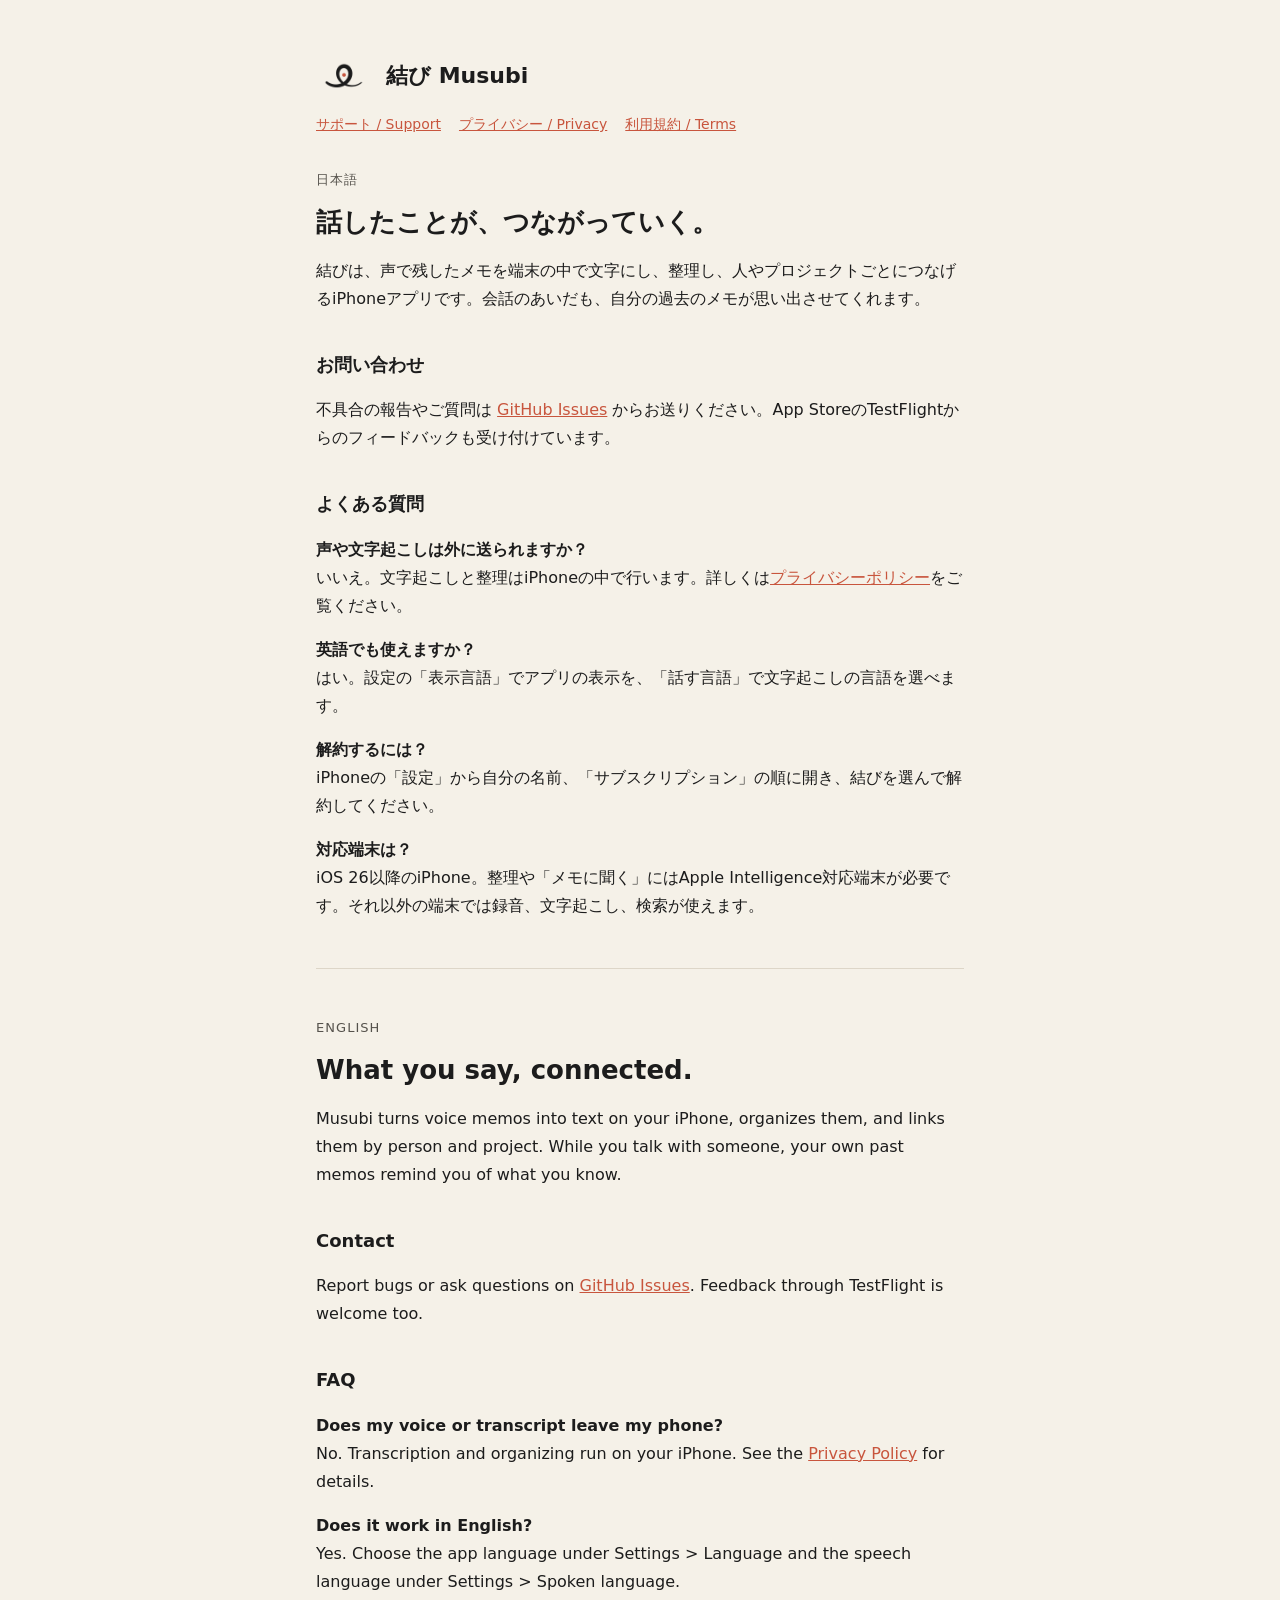
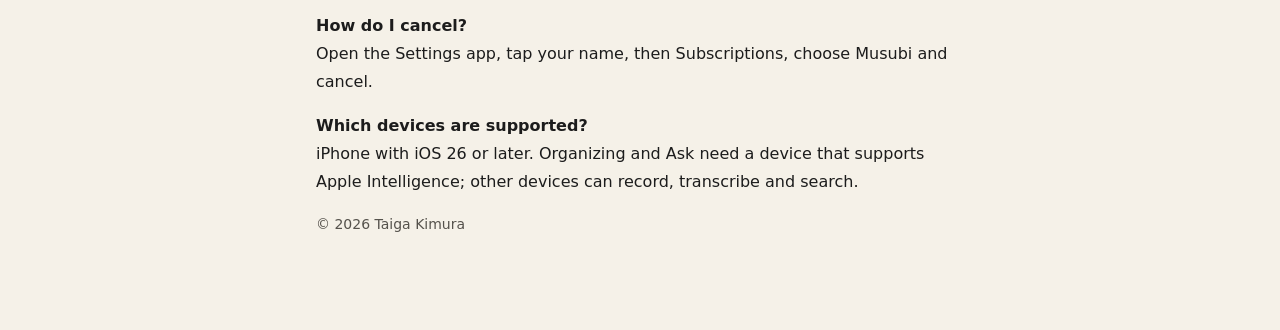
<file: index.html>
<!doctype html><html lang="ja"><head><meta charset="utf-8"><meta name="viewport" content="width=device-width,initial-scale=1"><title>結び Musubi: サポート</title><link rel="stylesheet" href="style.css"><link rel="icon" href="icon.png"></head><body><main>
<header><img src="icon.png" alt=""><a href="./">結び Musubi</a></header><nav><a href="./">サポート / Support</a><a href="privacy.html">プライバシー / Privacy</a><a href="terms.html">利用規約 / Terms</a></nav>
<p class="lang">日本語</p>
<h1>話したことが、つながっていく。</h1>
<p>結びは、声で残したメモを端末の中で文字にし、整理し、人やプロジェクトごとにつなげるiPhoneアプリです。会話のあいだも、自分の過去のメモが思い出させてくれます。</p>
<h2>お問い合わせ</h2>
<p>不具合の報告やご質問は <a href="https://github.com/taigamura/musubi/issues">GitHub Issues</a> からお送りください。App StoreのTestFlightからのフィードバックも受け付けています。</p>
<h2>よくある質問</h2>
<p><b>声や文字起こしは外に送られますか？</b><br>いいえ。文字起こしと整理はiPhoneの中で行います。詳しくは<a href="privacy.html">プライバシーポリシー</a>をご覧ください。</p>
<p><b>英語でも使えますか？</b><br>はい。設定の「表示言語」でアプリの表示を、「話す言語」で文字起こしの言語を選べます。</p>
<p><b>解約するには？</b><br>iPhoneの「設定」から自分の名前、「サブスクリプション」の順に開き、結びを選んで解約してください。</p>
<p><b>対応端末は？</b><br>iOS 26以降のiPhone。整理や「メモに聞く」にはApple Intelligence対応端末が必要です。それ以外の端末では録音、文字起こし、検索が使えます。</p>
<hr>
<p class="lang">English</p>
<h1>What you say, connected.</h1>
<p>Musubi turns voice memos into text on your iPhone, organizes them, and links them by person and project. While you talk with someone, your own past memos remind you of what you know.</p>
<h2>Contact</h2>
<p>Report bugs or ask questions on <a href="https://github.com/taigamura/musubi/issues">GitHub Issues</a>. Feedback through TestFlight is welcome too.</p>
<h2>FAQ</h2>
<p><b>Does my voice or transcript leave my phone?</b><br>No. Transcription and organizing run on your iPhone. See the <a href="privacy.html">Privacy Policy</a> for details.</p>
<p><b>Does it work in English?</b><br>Yes. Choose the app language under Settings &gt; Language and the speech language under Settings &gt; Spoken language.</p>
<p><b>How do I cancel?</b><br>Open the Settings app, tap your name, then Subscriptions, choose Musubi and cancel.</p>
<p><b>Which devices are supported?</b><br>iPhone with iOS 26 or later. Organizing and Ask need a device that supports Apple Intelligence; other devices can record, transcribe and search.</p>
<p class="muted">© 2026 Taiga Kimura</p>
</main></body></html>
</file>
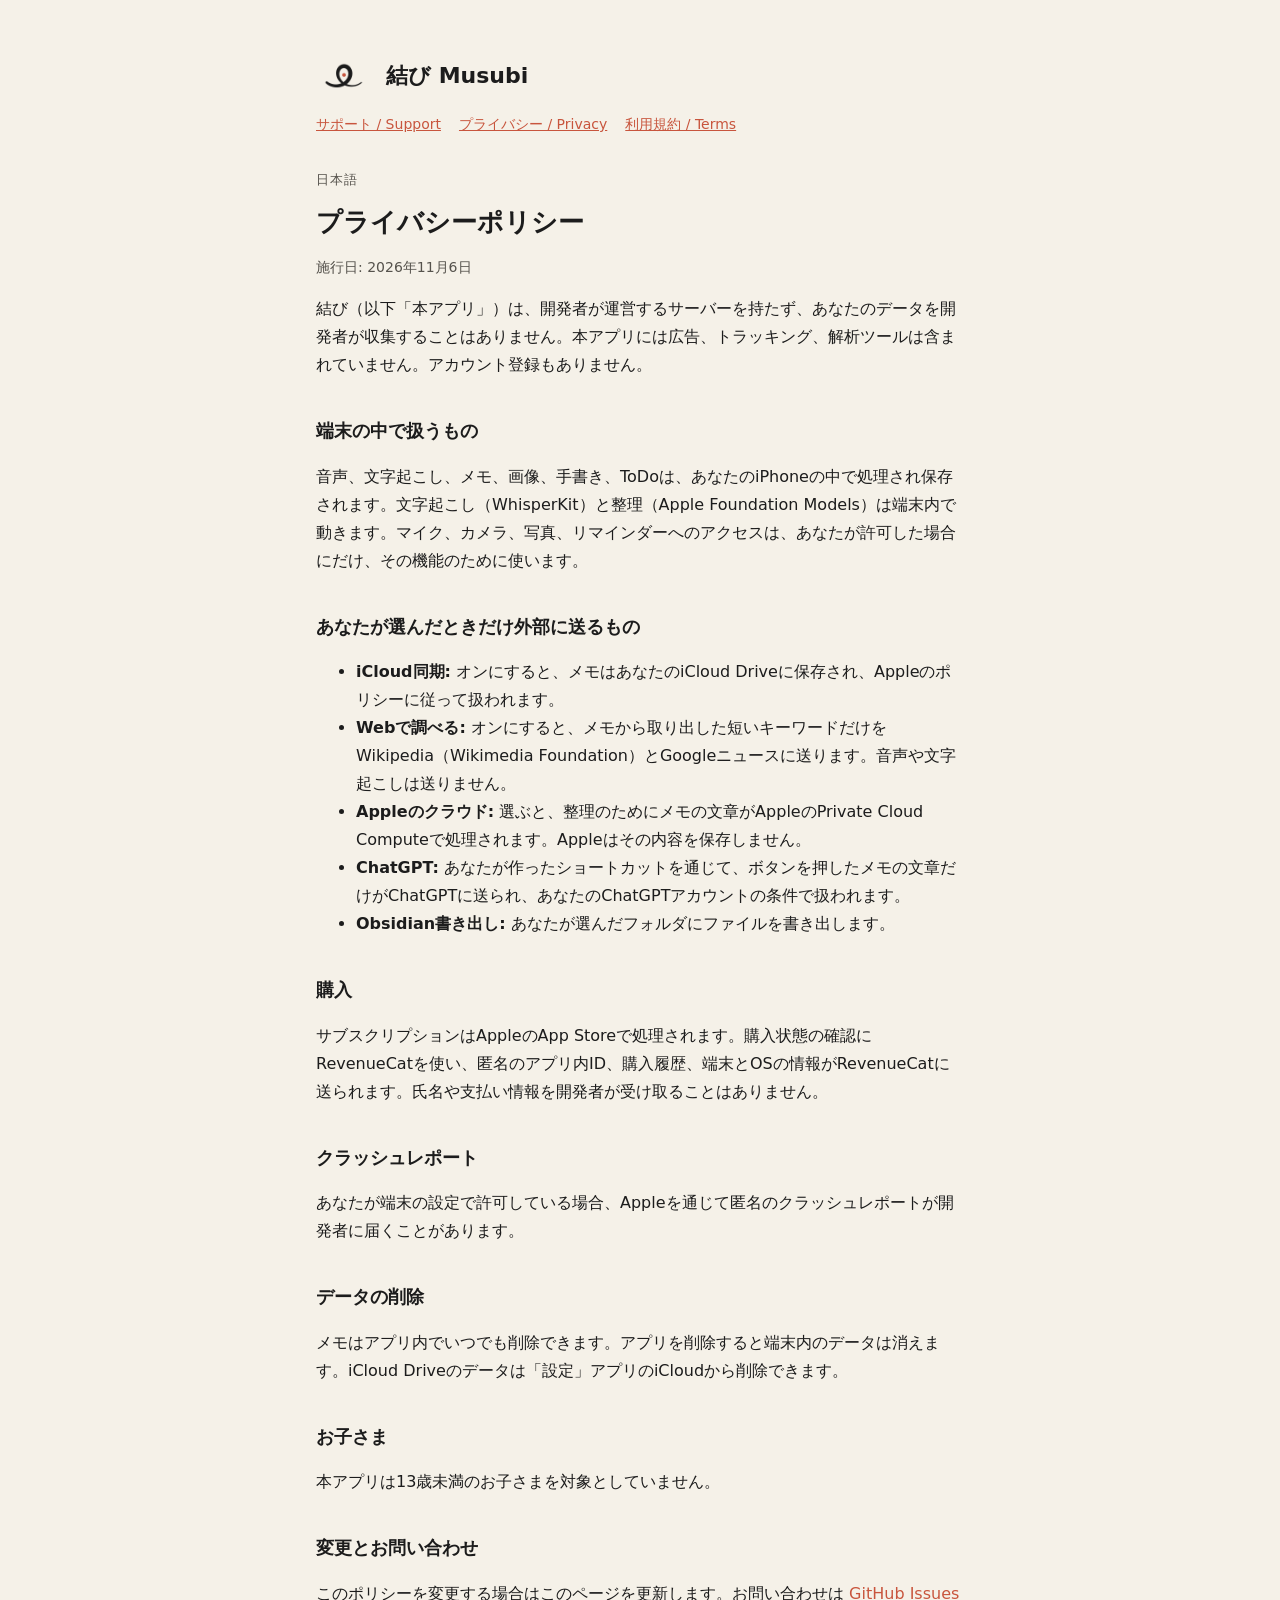
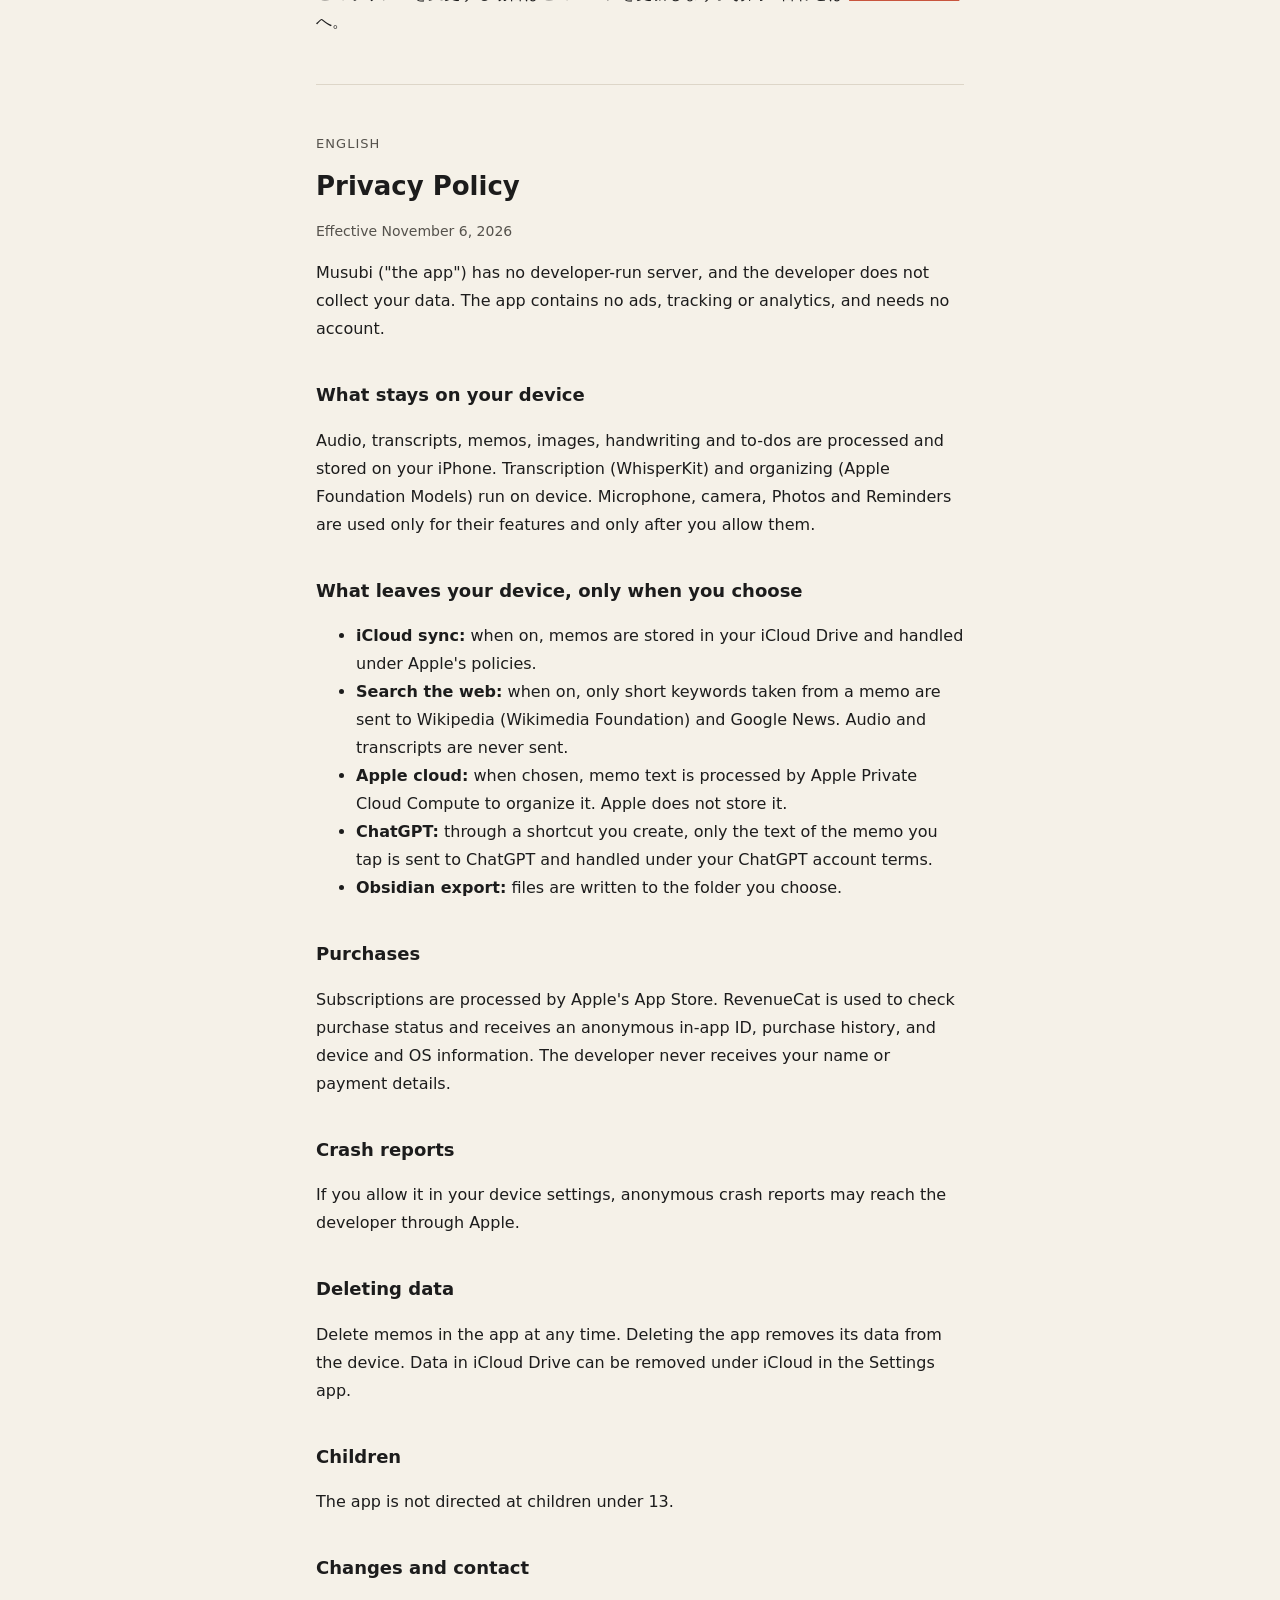
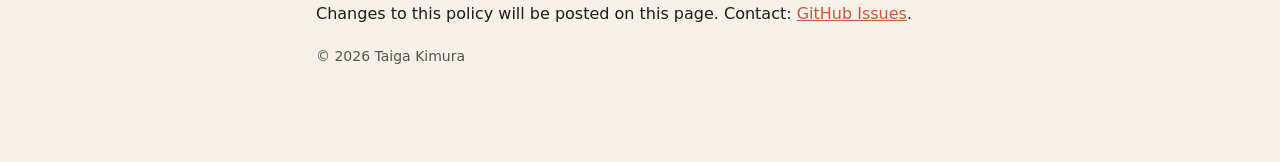
<file: privacy.html>
<!doctype html><html lang="ja"><head><meta charset="utf-8"><meta name="viewport" content="width=device-width,initial-scale=1"><title>結び Musubi: プライバシーポリシー</title><link rel="stylesheet" href="style.css"><link rel="icon" href="icon.png"></head><body><main>
<header><img src="icon.png" alt=""><a href="./">結び Musubi</a></header><nav><a href="./">サポート / Support</a><a href="privacy.html">プライバシー / Privacy</a><a href="terms.html">利用規約 / Terms</a></nav>
<p class="lang">日本語</p>
<h1>プライバシーポリシー</h1>
<p class="muted">施行日: 2026年11月6日</p>
<p>結び（以下「本アプリ」）は、開発者が運営するサーバーを持たず、あなたのデータを開発者が収集することはありません。本アプリには広告、トラッキング、解析ツールは含まれていません。アカウント登録もありません。</p>
<h2>端末の中で扱うもの</h2>
<p>音声、文字起こし、メモ、画像、手書き、ToDoは、あなたのiPhoneの中で処理され保存されます。文字起こし（WhisperKit）と整理（Apple Foundation Models）は端末内で動きます。マイク、カメラ、写真、リマインダーへのアクセスは、あなたが許可した場合にだけ、その機能のために使います。</p>
<h2>あなたが選んだときだけ外部に送るもの</h2>
<ul>
<li><b>iCloud同期:</b> オンにすると、メモはあなたのiCloud Driveに保存され、Appleのポリシーに従って扱われます。</li>
<li><b>Webで調べる:</b> オンにすると、メモから取り出した短いキーワードだけをWikipedia（Wikimedia Foundation）とGoogleニュースに送ります。音声や文字起こしは送りません。</li>
<li><b>Appleのクラウド:</b> 選ぶと、整理のためにメモの文章がAppleのPrivate Cloud Computeで処理されます。Appleはその内容を保存しません。</li>
<li><b>ChatGPT:</b> あなたが作ったショートカットを通じて、ボタンを押したメモの文章だけがChatGPTに送られ、あなたのChatGPTアカウントの条件で扱われます。</li>
<li><b>Obsidian書き出し:</b> あなたが選んだフォルダにファイルを書き出します。</li>
</ul>
<h2>購入</h2>
<p>サブスクリプションはAppleのApp Storeで処理されます。購入状態の確認にRevenueCatを使い、匿名のアプリ内ID、購入履歴、端末とOSの情報がRevenueCatに送られます。氏名や支払い情報を開発者が受け取ることはありません。</p>
<h2>クラッシュレポート</h2>
<p>あなたが端末の設定で許可している場合、Appleを通じて匿名のクラッシュレポートが開発者に届くことがあります。</p>
<h2>データの削除</h2>
<p>メモはアプリ内でいつでも削除できます。アプリを削除すると端末内のデータは消えます。iCloud Driveのデータは「設定」アプリのiCloudから削除できます。</p>
<h2>お子さま</h2>
<p>本アプリは13歳未満のお子さまを対象としていません。</p>
<h2>変更とお問い合わせ</h2>
<p>このポリシーを変更する場合はこのページを更新します。お問い合わせは <a href="https://github.com/taigamura/musubi/issues">GitHub Issues</a> へ。</p>
<hr>
<p class="lang">English</p>
<h1>Privacy Policy</h1>
<p class="muted">Effective November 6, 2026</p>
<p>Musubi ("the app") has no developer-run server, and the developer does not collect your data. The app contains no ads, tracking or analytics, and needs no account.</p>
<h2>What stays on your device</h2>
<p>Audio, transcripts, memos, images, handwriting and to-dos are processed and stored on your iPhone. Transcription (WhisperKit) and organizing (Apple Foundation Models) run on device. Microphone, camera, Photos and Reminders are used only for their features and only after you allow them.</p>
<h2>What leaves your device, only when you choose</h2>
<ul>
<li><b>iCloud sync:</b> when on, memos are stored in your iCloud Drive and handled under Apple's policies.</li>
<li><b>Search the web:</b> when on, only short keywords taken from a memo are sent to Wikipedia (Wikimedia Foundation) and Google News. Audio and transcripts are never sent.</li>
<li><b>Apple cloud:</b> when chosen, memo text is processed by Apple Private Cloud Compute to organize it. Apple does not store it.</li>
<li><b>ChatGPT:</b> through a shortcut you create, only the text of the memo you tap is sent to ChatGPT and handled under your ChatGPT account terms.</li>
<li><b>Obsidian export:</b> files are written to the folder you choose.</li>
</ul>
<h2>Purchases</h2>
<p>Subscriptions are processed by Apple's App Store. RevenueCat is used to check purchase status and receives an anonymous in-app ID, purchase history, and device and OS information. The developer never receives your name or payment details.</p>
<h2>Crash reports</h2>
<p>If you allow it in your device settings, anonymous crash reports may reach the developer through Apple.</p>
<h2>Deleting data</h2>
<p>Delete memos in the app at any time. Deleting the app removes its data from the device. Data in iCloud Drive can be removed under iCloud in the Settings app.</p>
<h2>Children</h2>
<p>The app is not directed at children under 13.</p>
<h2>Changes and contact</h2>
<p>Changes to this policy will be posted on this page. Contact: <a href="https://github.com/taigamura/musubi/issues">GitHub Issues</a>.</p>
<p class="muted">© 2026 Taiga Kimura</p>
</main></body></html>
</file>
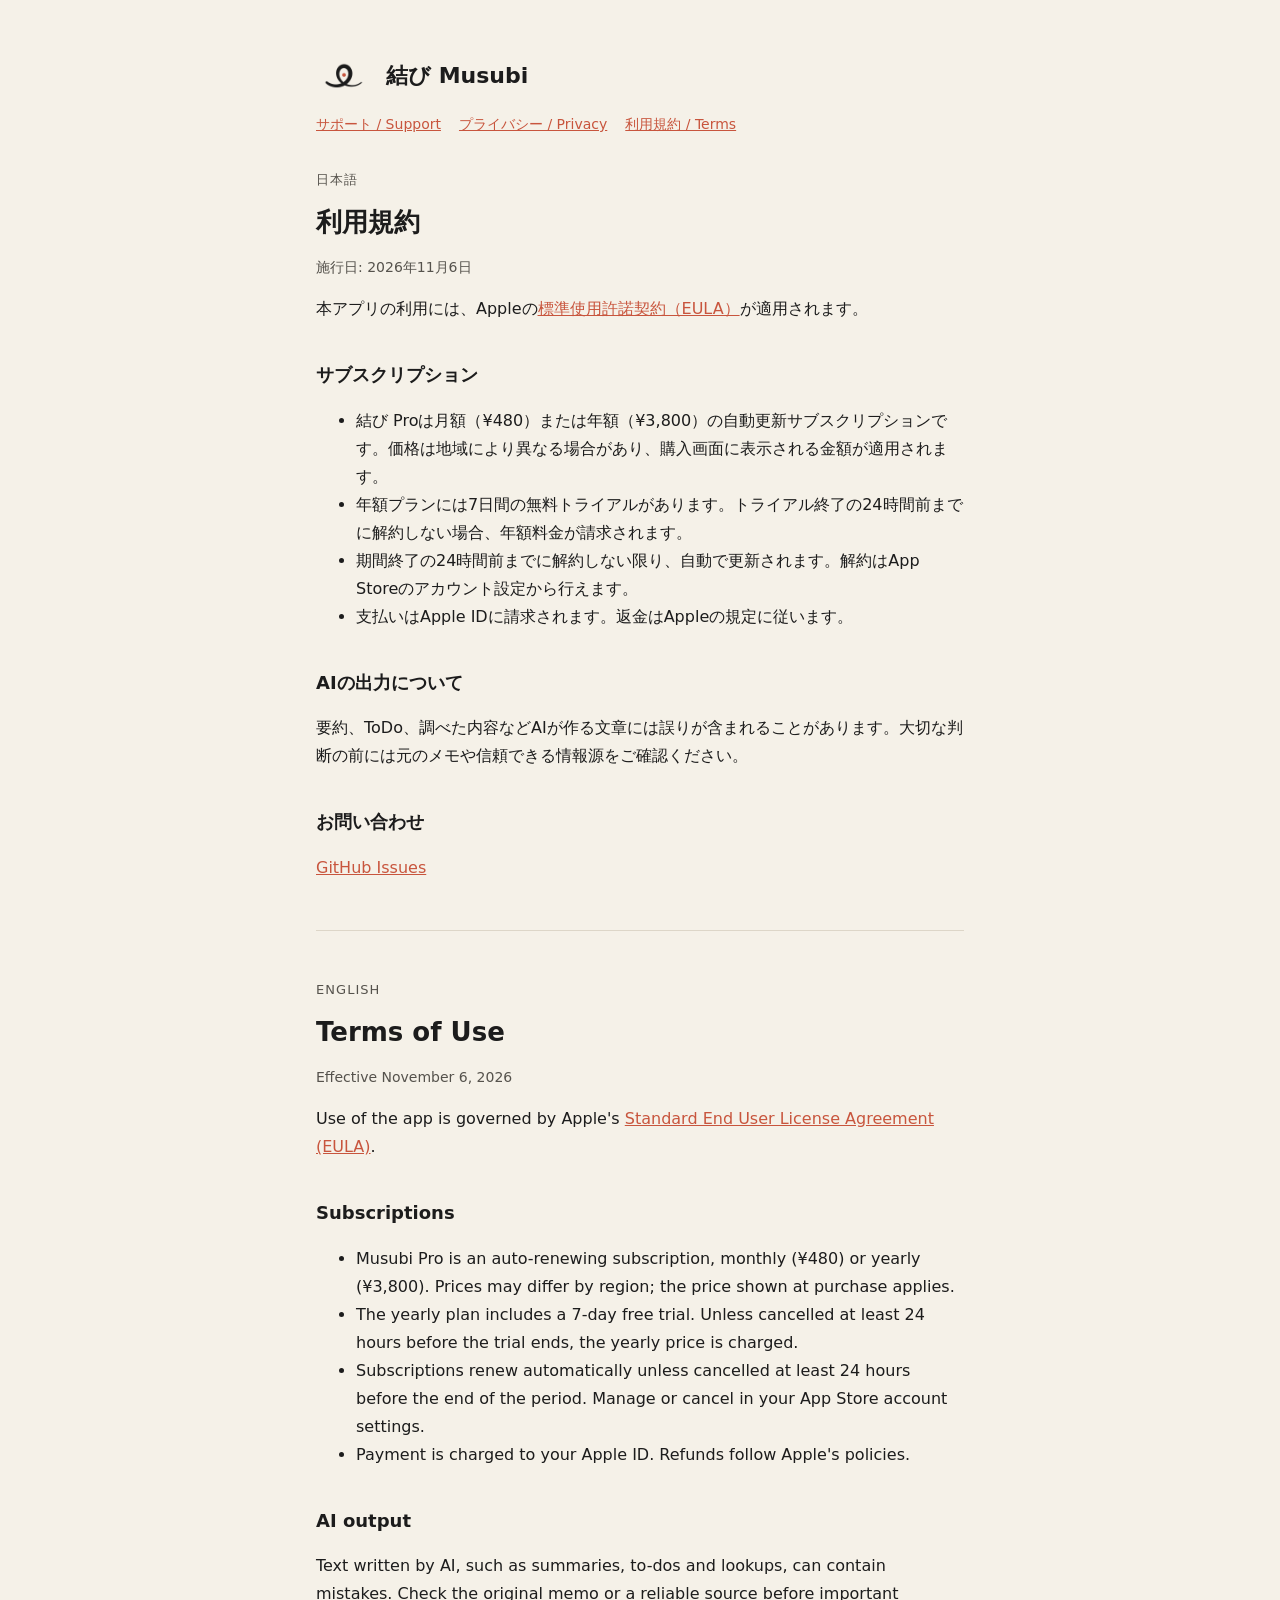
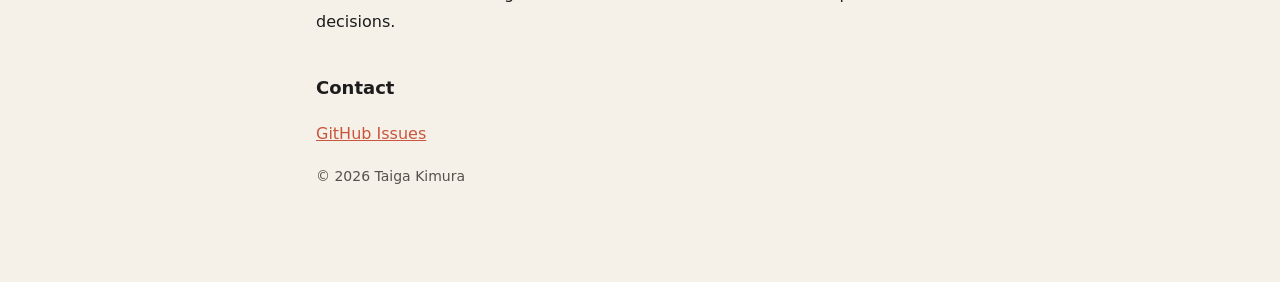
<file: terms.html>
<!doctype html><html lang="ja"><head><meta charset="utf-8"><meta name="viewport" content="width=device-width,initial-scale=1"><title>結び Musubi: 利用規約</title><link rel="stylesheet" href="style.css"><link rel="icon" href="icon.png"></head><body><main>
<header><img src="icon.png" alt=""><a href="./">結び Musubi</a></header><nav><a href="./">サポート / Support</a><a href="privacy.html">プライバシー / Privacy</a><a href="terms.html">利用規約 / Terms</a></nav>
<p class="lang">日本語</p>
<h1>利用規約</h1>
<p class="muted">施行日: 2026年11月6日</p>
<p>本アプリの利用には、Appleの<a href="https://www.apple.com/legal/internet-services/itunes/dev/stdeula/">標準使用許諾契約（EULA）</a>が適用されます。</p>
<h2>サブスクリプション</h2>
<ul>
<li>結び Proは月額（¥480）または年額（¥3,800）の自動更新サブスクリプションです。価格は地域により異なる場合があり、購入画面に表示される金額が適用されます。</li>
<li>年額プランには7日間の無料トライアルがあります。トライアル終了の24時間前までに解約しない場合、年額料金が請求されます。</li>
<li>期間終了の24時間前までに解約しない限り、自動で更新されます。解約はApp Storeのアカウント設定から行えます。</li>
<li>支払いはApple IDに請求されます。返金はAppleの規定に従います。</li>
</ul>
<h2>AIの出力について</h2>
<p>要約、ToDo、調べた内容などAIが作る文章には誤りが含まれることがあります。大切な判断の前には元のメモや信頼できる情報源をご確認ください。</p>
<h2>お問い合わせ</h2>
<p><a href="https://github.com/taigamura/musubi/issues">GitHub Issues</a></p>
<hr>
<p class="lang">English</p>
<h1>Terms of Use</h1>
<p class="muted">Effective November 6, 2026</p>
<p>Use of the app is governed by Apple's <a href="https://www.apple.com/legal/internet-services/itunes/dev/stdeula/">Standard End User License Agreement (EULA)</a>.</p>
<h2>Subscriptions</h2>
<ul>
<li>Musubi Pro is an auto-renewing subscription, monthly (¥480) or yearly (¥3,800). Prices may differ by region; the price shown at purchase applies.</li>
<li>The yearly plan includes a 7-day free trial. Unless cancelled at least 24 hours before the trial ends, the yearly price is charged.</li>
<li>Subscriptions renew automatically unless cancelled at least 24 hours before the end of the period. Manage or cancel in your App Store account settings.</li>
<li>Payment is charged to your Apple ID. Refunds follow Apple's policies.</li>
</ul>
<h2>AI output</h2>
<p>Text written by AI, such as summaries, to-dos and lookups, can contain mistakes. Check the original memo or a reliable source before important decisions.</p>
<h2>Contact</h2>
<p><a href="https://github.com/taigamura/musubi/issues">GitHub Issues</a></p>
<p class="muted">© 2026 Taiga Kimura</p>
</main></body></html>
</file>
<file: style.css>
:root { --bg: #F5F1E8; --ink: #1C1C1C; --ink2: #55524C; --accent: #C8553D; --line: #DDD6C8; }
@media (prefers-color-scheme: dark) { :root { --bg: #1A1917; --ink: #EDE8DD; --ink2: #A9A398; --line: #34312C; } }
* { box-sizing: border-box; }
body { margin: 0; background: var(--bg); color: var(--ink); font: 16px/1.75 -apple-system, "Hiragino Sans", "Noto Sans JP", system-ui, sans-serif; }
main { max-width: 680px; margin: 0 auto; padding: 48px 16px 80px; }
header { display: flex; align-items: center; gap: 14px; margin-bottom: 8px; }
header img { width: 56px; height: 56px; border-radius: 13px; }
header a { color: inherit; text-decoration: none; font-weight: 700; font-size: 22px; }
nav { display: flex; gap: 18px; margin: 8px 0 32px; font-size: 14px; flex-wrap: wrap; }
nav a, a { color: var(--accent); }
h1 { font-size: 26px; line-height: 1.4; margin: 0 0 8px; }
h2 { font-size: 18px; margin: 36px 0 8px; }
p, li { color: var(--ink); }
.muted { color: var(--ink2); font-size: 14px; }
hr { border: 0; border-top: 1px solid var(--line); margin: 48px 0; }
.lang { font-size: 13px; letter-spacing: .08em; color: var(--ink2); text-transform: uppercase; }
</file>
